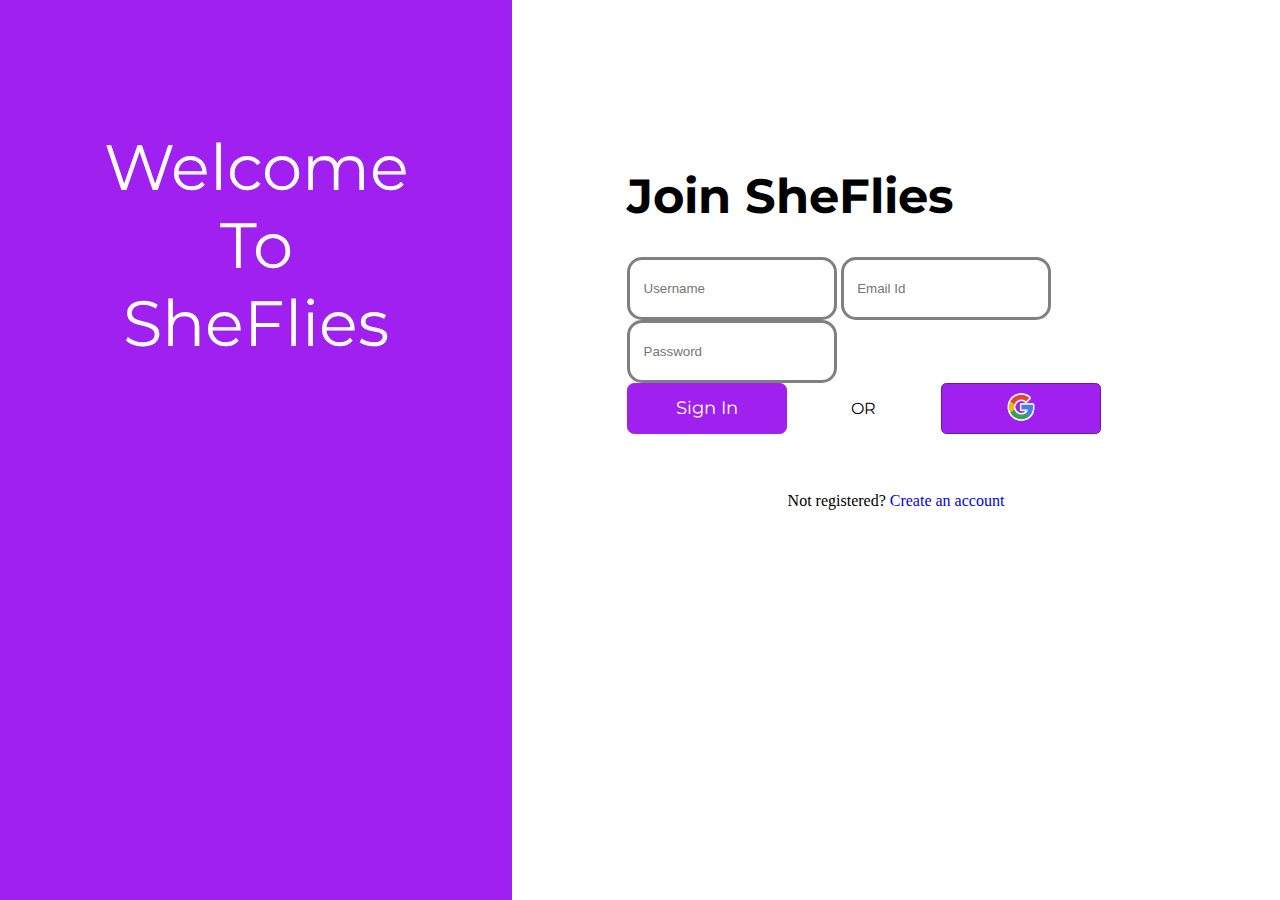
<file: index.html>
<!DOCTYPE html>
<html lang="en">
<head>
    <title>SheFlies login</title>
    <meta name="viewport" content="width=device-width,initial-scale=1.0">
<link href="https://fonts.googleapis.com/css2?family=Montserrat:wght@500&display=swap" rel="stylesheet">
    <link rel="stylesheet" href="./index.css">
</head>
<body>
    <div class="main-container">
<div class="left-container">
    <p>Welcome To SheFlies</p>
</div>

<div class="right-container">
    <div class="input-container">
    <form action="index2.html">
    <h1>Join SheFlies</h1>
    
    <input type="text" autocomplete="off" name="text" class="input" placeholder="Username" id="username">
    <input type="text" autocomplete="off" name="text" class="input" placeholder="Email Id" id="email">
    <input type="password" autocomplete="off" name="text" class="input" placeholder="Password" id="password">
    <form action="index2.html">
    <div class="button-holder">
    <button id="signup-button" class="signup-button" > Sign In </button>
    <p>OR</p>
    <button id="google-button" class="google-button"><img src="icons/Google-icon.png" alt="Google" width="40px"></button>
<p><br></p>
</form>
</div>
<div class="signup">
<p1>
    <br>
    Not registered? 
    <a href="signup.html" style="text-decoration: none;">
        Create an account
    </a>
</p1>
</div>
</div>
</div>
</div>
    </body>
</html>
</file>
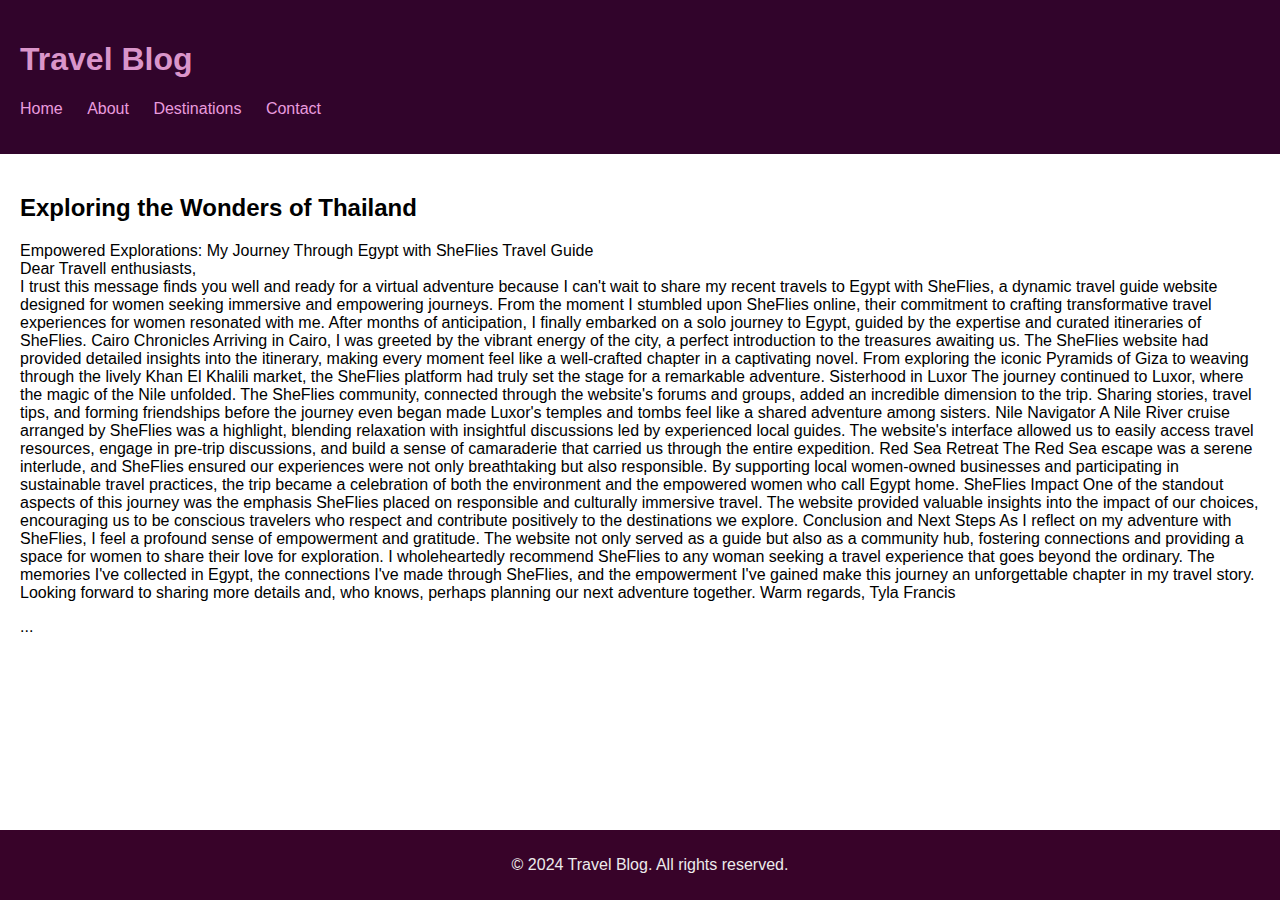
<file: blog.html>
<!DOCTYPE html>
<html lang="en">
<head>
    <meta charset="UTF-8">
    <meta name="viewport" content="width=device-width, initial-scale=1.0">
    <title>Travel Blog</title>
    <link rel="stylesheet" href="blog.css">
</head>
<body>
    <header>
        <h1>Travel Blog</h1>
        <nav>
            <ul>
                <li><a href="#">Home</a></li>
                <li><a href="#">About</a></li>
                <li><a href="#">Destinations</a></li>
                <li><a href="#">Contact</a></li>
            </ul>
        </nav>
    </header>

    <section class="main-content">
        <article>
            <h2>Exploring the Wonders of Thailand</h2>
            <p>Empowered Explorations: My Journey Through Egypt with SheFlies Travel Guide<BR>

                Dear Travell enthusiasts,<BR>
                
                I trust this message finds you well and ready for a virtual adventure because I can't wait to share my recent travels to Egypt with SheFlies, a dynamic travel guide website designed for women seeking immersive and empowering journeys.
                
                From the moment I stumbled upon SheFlies online, their commitment to crafting transformative travel experiences for women resonated with me. After months of anticipation, I finally embarked on a solo journey to Egypt, guided by the expertise and curated itineraries of SheFlies.
                
                Cairo Chronicles
                Arriving in Cairo, I was greeted by the vibrant energy of the city, a perfect introduction to the treasures awaiting us. The SheFlies website had provided detailed insights into the itinerary, making every moment feel like a well-crafted chapter in a captivating novel. From exploring the iconic Pyramids of Giza to weaving through the lively Khan El Khalili market, the SheFlies platform had truly set the stage for a remarkable adventure.
                
                Sisterhood in Luxor
                The journey continued to Luxor, where the magic of the Nile unfolded. The SheFlies community, connected through the website's forums and groups, added an incredible dimension to the trip. Sharing stories, travel tips, and forming friendships before the journey even began made Luxor's temples and tombs feel like a shared adventure among sisters.
                
                Nile Navigator
                A Nile River cruise arranged by SheFlies was a highlight, blending relaxation with insightful discussions led by experienced local guides. The website's interface allowed us to easily access travel resources, engage in pre-trip discussions, and build a sense of camaraderie that carried us through the entire expedition.
                
                Red Sea Retreat
                The Red Sea escape was a serene interlude, and SheFlies ensured our experiences were not only breathtaking but also responsible. By supporting local women-owned businesses and participating in sustainable travel practices, the trip became a celebration of both the environment and the empowered women who call Egypt home.
                
                SheFlies Impact
                One of the standout aspects of this journey was the emphasis SheFlies placed on responsible and culturally immersive travel. The website provided valuable insights into the impact of our choices, encouraging us to be conscious travelers who respect and contribute positively to the destinations we explore.
                
                Conclusion and Next Steps
                As I reflect on my adventure with SheFlies, I feel a profound sense of empowerment and gratitude. The website not only served as a guide but also as a community hub, fostering connections and providing a space for women to share their love for exploration.
                
                I wholeheartedly recommend SheFlies to any woman seeking a travel experience that goes beyond the ordinary. The memories I've collected in Egypt, the connections I've made through SheFlies, and the empowerment I've gained make this journey an unforgettable chapter in my travel story.
                
                Looking forward to sharing more details and, who knows, perhaps planning our next adventure together.
                
                Warm regards,
                Tyla Francis</p>
            <p>...</p>
        </article>
        <!-- More articles can be added here -->
    </section>

    <footer>
        <p>&copy; 2024 Travel Blog. All rights reserved.</p>
    </footer>
</body>
</html>
</file>
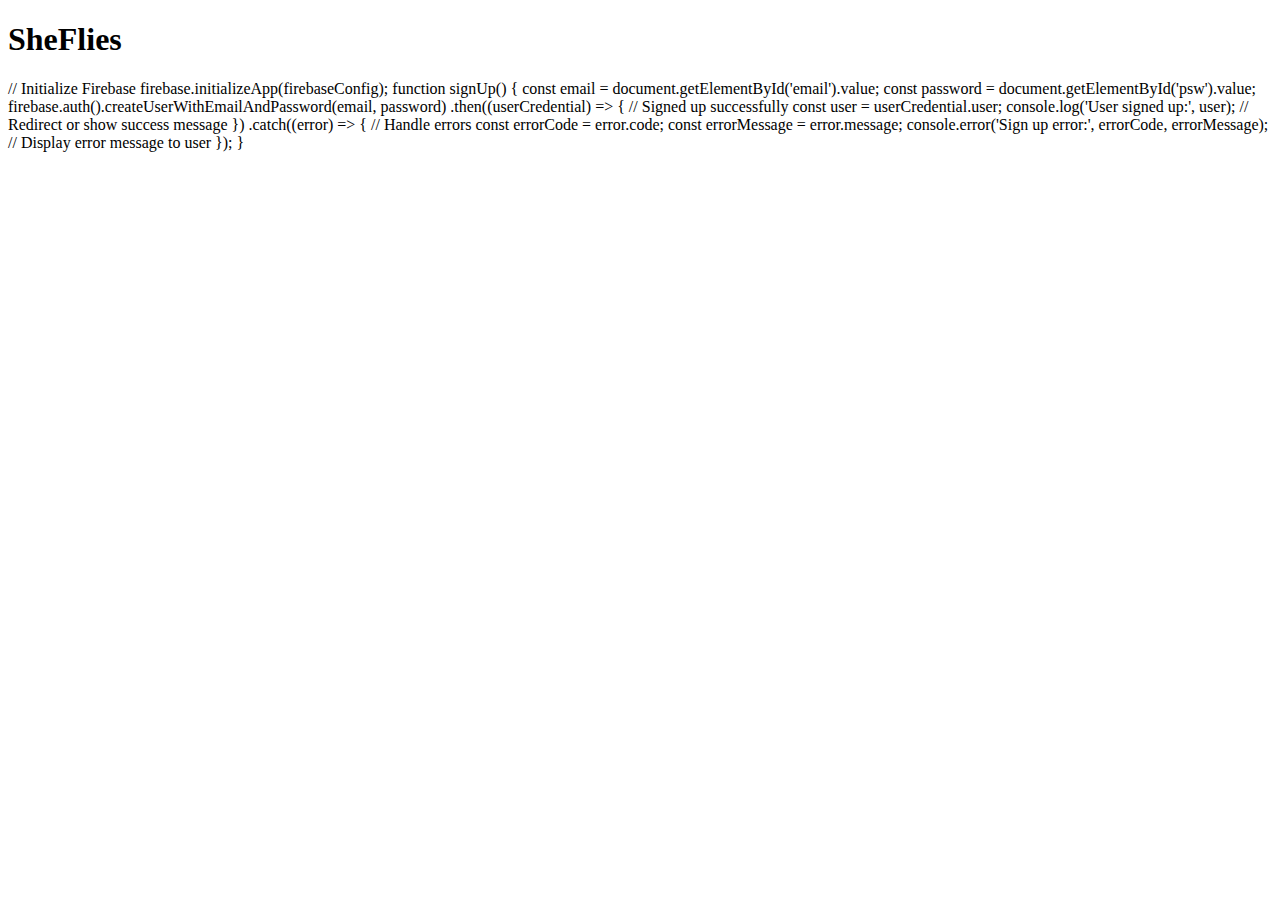
<file: SheFlies.html>
<!DOCTYPE html>
<html lang="en">
<head>
    <meta charset="UTF-8">
    <meta name="viewport" content="width=device-width, initial-scale=1.0">
    <title>SheFlies</title>
</head>
<body>
    <h1>SheFlies</h1>
</body>
</html>



 
// Initialize Firebase
firebase.initializeApp(firebaseConfig);

function signUp() {
    const email = document.getElementById('email').value;
    const password = document.getElementById('psw').value;

    firebase.auth().createUserWithEmailAndPassword(email, password)
        .then((userCredential) => {
            // Signed up successfully
            const user = userCredential.user;
            console.log('User signed up:', user);
            // Redirect or show success message
        })
        .catch((error) => {
            // Handle errors
            const errorCode = error.code;
            const errorMessage = error.message;
            console.error('Sign up error:', errorCode, errorMessage);
            // Display error message to user
        });
}
</script>


<script>
    // Your web app's Firebase configuration
    const firebaseConfig = {
        apiKey: "AIzaSyCeGV7BP38EBSNngtiEP5Q1cgMUiiSBJt4",
        authDomain: "sheflies-4cb53.firebaseapp.com",
        projectId: "sheflies-4cb53",
        storageBucket: "sheflies-4cb53.appspot.com",
        messagingSenderId: "711217680155",
        appId: "1:711217680155:web:6a4a234127e3f24be10dbe"
    };
</file>
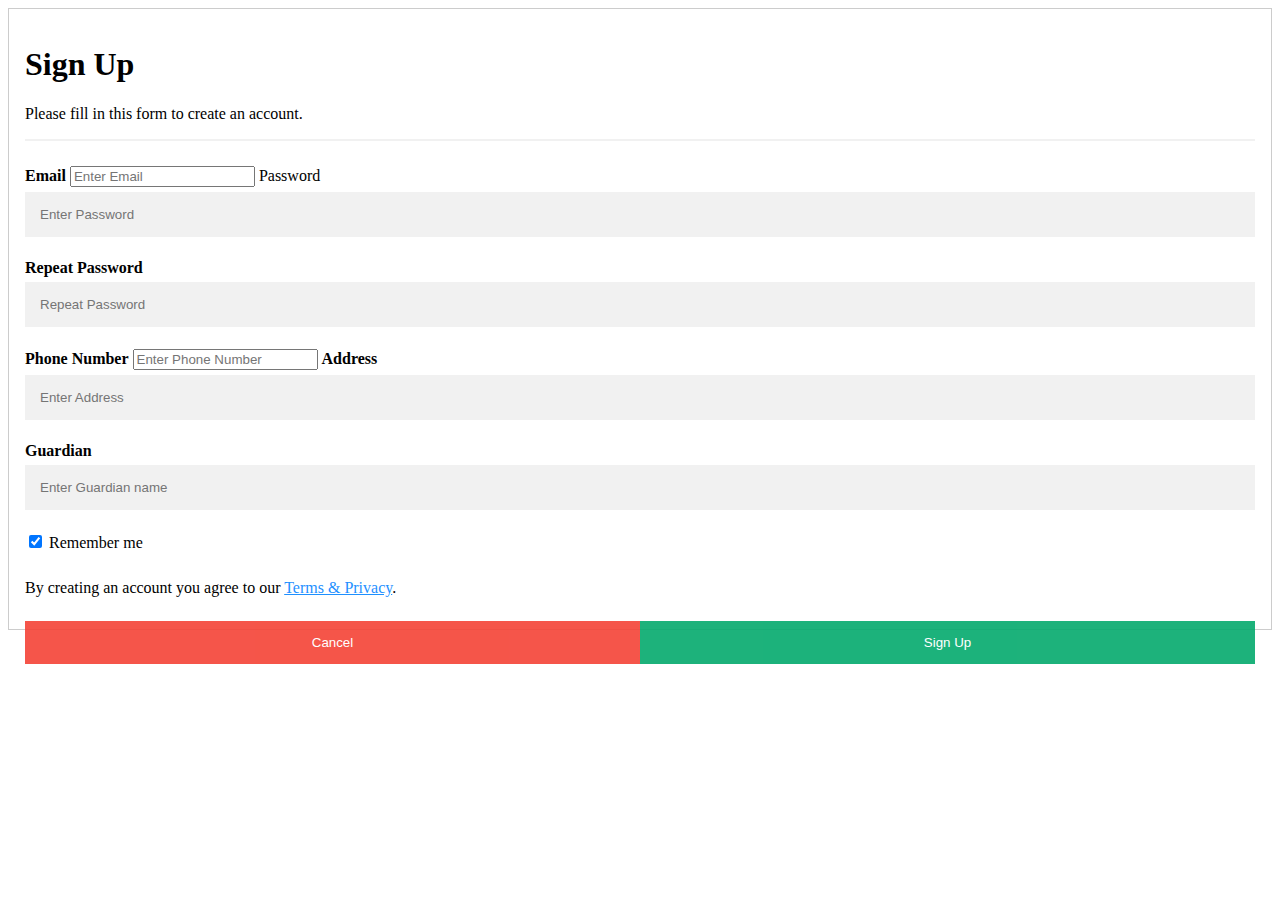
<file: signup.html>
<!DOCTYPE html>
<html lang="en">
<head>
    <meta charset="UTF-8">
    <meta name="viewport" content="width=device-width, initial-scale=1.0">
    <title>Name Sign-Up page</title>
    <link rel="stylesheet" href="style_signup.css">
</head>
<body>
    <form id="signupForm" style="border:1px solid #ccc">
        <div class="container">
          <h1>Sign Up</h1>
          <p>Please fill in this form to create an account.</p>
          <hr>
      
          <label for="email"><b>Email</b></label>
          <input type="email" placeholder="Enter Email" name="email" id="email" required>

          <label for="psw">Password</label>
          <input type="password" id="psw" placeholder="Enter Password" name="psw" required>

          <label for="psw-repeat"><b>Repeat Password</b></label>
          <input type="password" placeholder="Repeat Password" name="psw-repeat" id="psw-repeat" required>

          <label for="phnNo"><b>Phone Number</b></label>
          <input type="tel" placeholder="Enter Phone Number" name="phnNo" id="phnNo" required>

          <label for="address"><b>Address</b></label>
          <input type="text" placeholder="Enter Address" name="address" id="address" required>

          <label for="guardian"><b>Guardian</b></label>
          <input type="text" placeholder="Enter Guardian name" name="guardian" id="guardian" required>

          <label>
            <input type="checkbox" checked="checked" name="remember" style="margin-bottom:15px"> Remember me
          </label>
      
          <p>By creating an account you agree to our <a href="#" style="color:dodgerblue">Terms & Privacy</a>.</p>
      
          <div class="clearfix">
            <button type="button" class="cancelbtn">Cancel</button>
            <form action="index2.html">
            <button type="button" class="signupbtn" onclick="signUp()">Sign Up</button>
            </form>
            </div>
          </div>
        </div>
      </form>

       
</body>
</html>
</file>
<file: index.css>
html,body,.main-container{
    height: 100%;
    margin: 0;
    
}
.main-container{
    display: flex;
    flex-direction: row;

}
.left-container{
    background-color: #A020F0;
    display: flex;
    flex-direction: column;
    width: 40%;
    

}
.left-container>p{
    margin-top: 25%;
    margin-left: 20%;
    margin-right: 20%;
    color: white;
    font-family: 'Montserrat';
    font-size: 4rem;
    text-align: center;
}
 .right-container{
    position: relative;
    background-color: #ffffff;
display: flex;
flex-direction: column;
width: 60%;
 }
 
 .input-container{
    position: absolute;
    top: 15%;
    left: 15%;
    display: flex;
    flex-direction: column;
    
gap: 40px;  
  height: auto;
    flex-basis: 400px;
    width: 70%;
 }

h1{
    color: black;
    font-family: 'Montserrat';
    font-size: 3rem;
}


.input {
    
    border: solid    grey;
    outline: none;
    border-radius: 15px;
    padding: 1em;
    height: 30px;
    background-color: #ffffff;
    transition: 300ms ease-in-out;
  }
  
  .input:focus {
    background-color: rgb(169, 169, 169);
    transform: scale(1.05);
    box-shadow: 13px 13px 100px #969696,
               -13px -13px 100px #ffffff;
  }

  .button-holder{
    display: flex;
    flex-direction: row;
    justify-content: space-between;
  }
  .signup{
    display: flex;
    flex-direction: row;
    justify-content: space-between;
    align-content: center;
    align-self: center
  }
  .button-holder>p{
    font-family:'Montserrat';
  }
  .signup-button {
    display: inline;
    background: #A020F0;
    font-family: 'Montserrat';
    padding: 0.6em 1.3em;
    font-size: 18px;
    border-radius: 0.4em;
    width: 10rem;
    font-weight:inherit;
    color: white;
    border:1px solid #A020F0;  }
  
  button:hover {
color: #A020F0;
background: white;

}

.google-button{
    background:#A020F0;
    border-radius: 0.4em;
    width: 10rem;
    border:1px solid #6e15a4;  

}

@media(max-width:900px){
  .main-container{
    flex-direction: column;
  }
  .left-container{
    flex-direction: row;
    width: 100%;
    justify-content: center;
    


  }
  .left-container>p{
    font-size: 3rem;
    align-self: center;
    
}
  .right-container{
    flex-direction: row;
    width: 100%;
    justify-content: center;
  }
  
  .input-container>h1{
    align-self: center;
    text-align: center;
  }
  .button-holder{
    display: flex;
    flex-direction: column;
    justify-content: center;
    align-items: center;
  }
  .signup-button {
    width: 100%;
  }
    .google-button{width: 100%;
  height: 40px;}
}

.left-container > p > a{
  background-color: white;
  color: #A020F0;
  border-radius: 15px;
}
</file>
<file: blog.css>
body {
    font-family: Arial, sans-serif;
    margin: 0;
    padding: 0;
}

header {
    background-color: #31042b;
    color: #da95ca;
    padding: 20px;
}

nav ul {
    list-style-type: none;
    padding: 0;
}

nav ul li {
    display: inline;
    margin-right: 20px;
}

nav ul li a {
    color: #e99bde;
    text-decoration: none;
}

.main-content {
    padding: 20px;
}

footer {
    background-color: #380329;
    color: #edebec;
    text-align: center;
    padding: 10px;
    position: fixed;
    bottom: 0;
    width: 100%;
}
</file>
<file: style_signup.css>
* {box-sizing: border-box}

/* Full-width input fields */
  input[type=text], input[type=password] {
  width: 100%;
  padding: 15px;
  margin: 5px 0 22px 0;
  display: inline-block;
  border: none;
  background: #f1f1f1;
}

input[type=text]:focus, input[type=password]:focus {
  background-color: #ddd;
  outline: none;
}

hr {
  border: 1px solid #f1f1f1;
  margin-bottom: 25px;
}

/* Set a style for all buttons */
button {
  background-color: #04AA6D;
  color: white;
  padding: 14px 20px;
  margin: 8px 0;
  border: none;
  cursor: pointer;
  width: 100%;
  opacity: 0.9;
}

button:hover {
  opacity:1;
}

/* Extra styles for the cancel button */
.cancelbtn {
  padding: 14px 20px;
  background-color: #f44336;
}

/* Float cancel and signup buttons and add an equal width */
.cancelbtn, .signupbtn {
  float: left;
  width: 50%;
}

/* Add padding to container elements */
.container {
  padding: 16px;
}


/* Change styles for cancel button and signup button on extra small screens */
@media screen and (max-width: 300px) {
  .cancelbtn, .signupbtn {
    width: 100%;
  }
}
</file>
